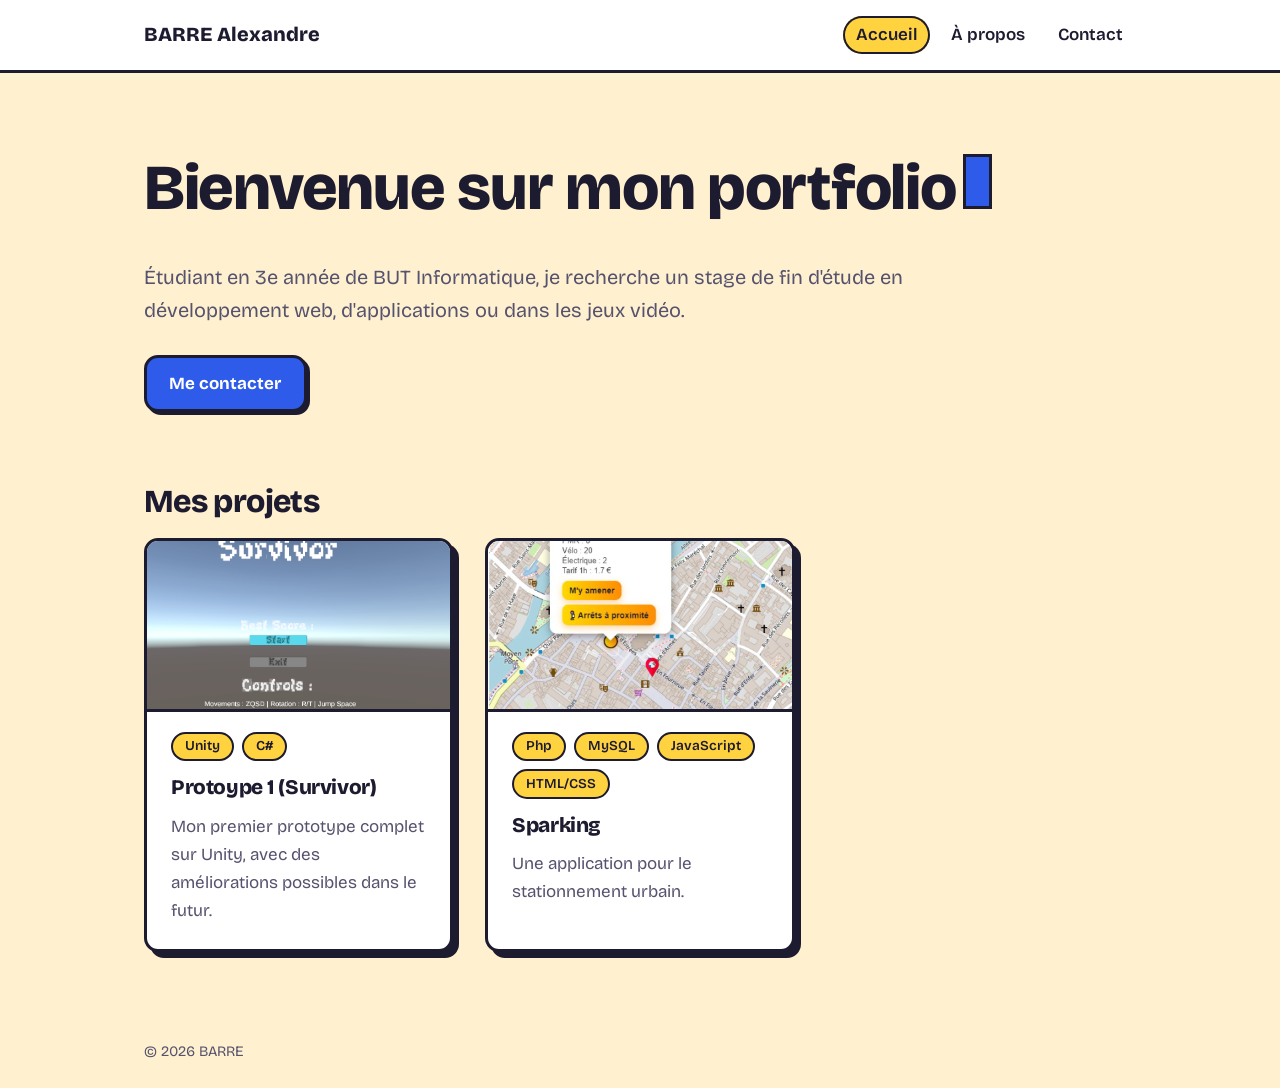
<file: index.html>
<!DOCTYPE html>
<html lang="fr">
<head>
  <meta charset="utf-8">
  <meta name="viewport" content="width=device-width, initial-scale=1">
  <title>BARRE Alexandre - Portfolio</title>
  <meta name="description" content="Portfolio de [Ton Nom], étudiant en BUT Informatique et futur game programmer.">
  <link rel="preconnect" href="https://fonts.googleapis.com">
  <link rel="preconnect" href="https://fonts.gstatic.com" crossorigin>
  <link href="https://fonts.googleapis.com/css2?family=Bricolage+Grotesque:opsz,wght@12..96,400..800&display=swap" rel="stylesheet">
  <link rel="stylesheet" href="assets/css/style.css">
  <script src="assets/js/main.js" defer></script>
</head>
<body>
  <header class="site-header">
    <nav class="container nav" aria-label="Navigation principale">
      <a class="nav__logo" href="index.html">BARRE Alexandre</a>
      <button class="nav__toggle" aria-expanded="false" aria-controls="menu">Menu</button>
      <ul class="nav__list" id="menu">
        <li><a href="index.html" aria-current="page">Accueil</a></li>
        <li><a href="about.html">À propos</a></li>
        <li><a href="contact.html">Contact</a></li>
      </ul>
    </nav>
  </header>
  <main class="container">
    <section class="hero">
      <h1>Bienvenue sur mon portfolio<span class="hero__cursor" aria-hidden="true"></span></h1>
      <p>Étudiant en 3e année de BUT Informatique, je recherche un stage de fin d'étude en développement web, d'applications ou dans les jeux vidéo.</p>
      <div class="actions">
        <a class="btn" href="contact.html">Me contacter</a>
      </div>
    </section>

    <section class="section" id="projets">
      <h2>Mes projets</h2>
      <div class="grid">
        <a class="card" href="projets/projet-1.html">
          <img class="card__img" src="assets/img//Projet1/menu.png" alt="Aperçu de Projet 1">
          <div class="card__body">
            <ul class="tags"><li>Unity</li><li>C#</li></ul>
            <h3>Protoype 1 (Survivor)</h3>
            <p>Mon premier prototype complet sur Unity, avec des améliorations possibles dans le futur.</p>
          </div>
        </a>
        <a class="card" href="projets/projet-2.html">
          <img class="card__img" src="assets/img//Projet2/sparking_Couverture.png" alt="Aperçu de Projet 2">
          <div class="card__body">
            <ul class="tags"><li>Php</li><li>MySQL</li><li>JavaScript</li><li>HTML/CSS</li></ul>
            <h3>Sparking</h3>
            <p>Une application pour le stationnement urbain.</p>
          </div>
        </a>
      </div>
    </section>
  </main>
  <footer class="site-footer container">© 2026 BARRE</footer>
</body>
</html>
</file>
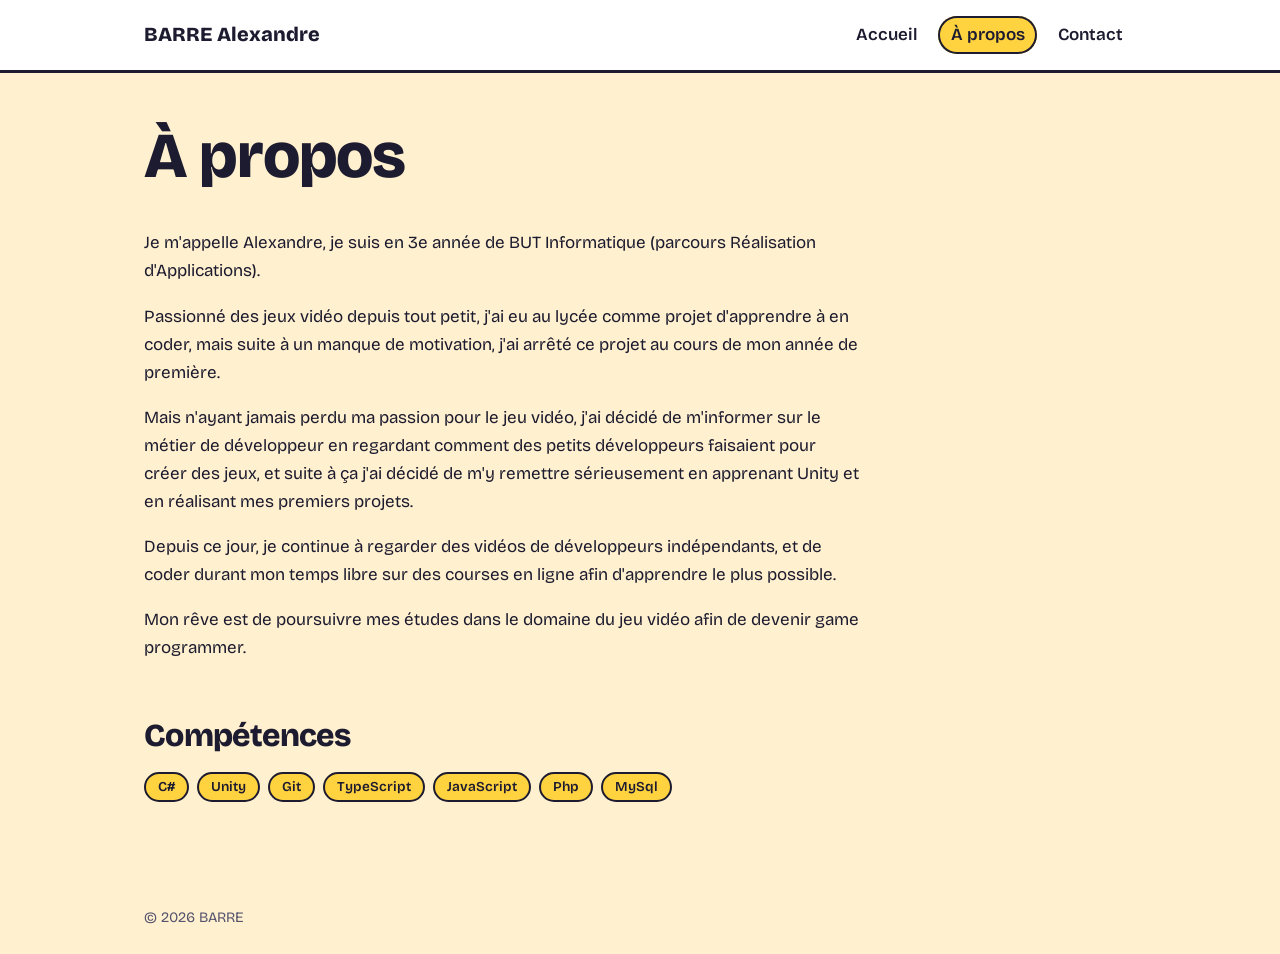
<file: about.html>
<!DOCTYPE html>
<html lang="fr">
<head>
  <meta charset="utf-8">
  <meta name="viewport" content="width=device-width, initial-scale=1">
  <title>À propos</title>
  <meta name="description" content="Portfolio de [Ton Nom], étudiant en BUT Informatique et futur game programmer.">
  <link rel="preconnect" href="https://fonts.googleapis.com">
  <link rel="preconnect" href="https://fonts.gstatic.com" crossorigin>
  <link href="https://fonts.googleapis.com/css2?family=Bricolage+Grotesque:opsz,wght@12..96,400..800&display=swap" rel="stylesheet">
  <link rel="stylesheet" href="assets/css/style.css">
  <script src="assets/js/main.js" defer></script>
</head>
<body>
  <header class="site-header">
    <nav class="container nav" aria-label="Navigation principale">
      <a class="nav__logo" href="index.html">BARRE Alexandre</a>
      <button class="nav__toggle" aria-expanded="false" aria-controls="menu">Menu</button>
      <ul class="nav__list" id="menu">
        <li><a href="index.html">Accueil</a></li>
        <li><a href="about.html" aria-current="page">À propos</a></li>
        <li><a href="contact.html">Contact</a></li>
      </ul>
    </nav>
  </header>
  <main class="container">
    <h1>À propos</h1>
    <p>Je m'appelle Alexandre, je suis en 3e année de BUT Informatique (parcours Réalisation d'Applications).</p>
    <p>Passionné des jeux vidéo depuis tout petit, j'ai eu au lycée comme projet d'apprendre à en coder, mais suite à un manque de motivation, j'ai arrêté ce projet au cours
    de mon année de première.</p>
    <p>Mais n'ayant jamais perdu ma passion pour le jeu vidéo, j'ai décidé de m'informer sur le métier de développeur en regardant comment des petits développeurs
    faisaient pour créer des jeux, et suite à ça j'ai décidé de m'y remettre sérieusement en apprenant Unity et en réalisant mes premiers projets.
    </p>
    <p>Depuis ce jour, je continue à regarder des vidéos de développeurs indépendants, et de coder durant mon temps libre sur des courses en ligne afin d'apprendre le plus possible.</p>
    <p>Mon rêve est de poursuivre mes études dans le domaine du jeu vidéo afin de devenir game programmer.</p>
    <section class="section">
      <h2>Compétences</h2>
      <ul class="tags"><li>C#</li><li>Unity</li><li>Git</li><li>TypeScript</li><li>JavaScript</li><li>Php</li><li>MySql</li></ul>
    </section>
  </main>
  <footer class="site-footer container">© 2026 BARRE</footer>
</body>
</html>
</file>
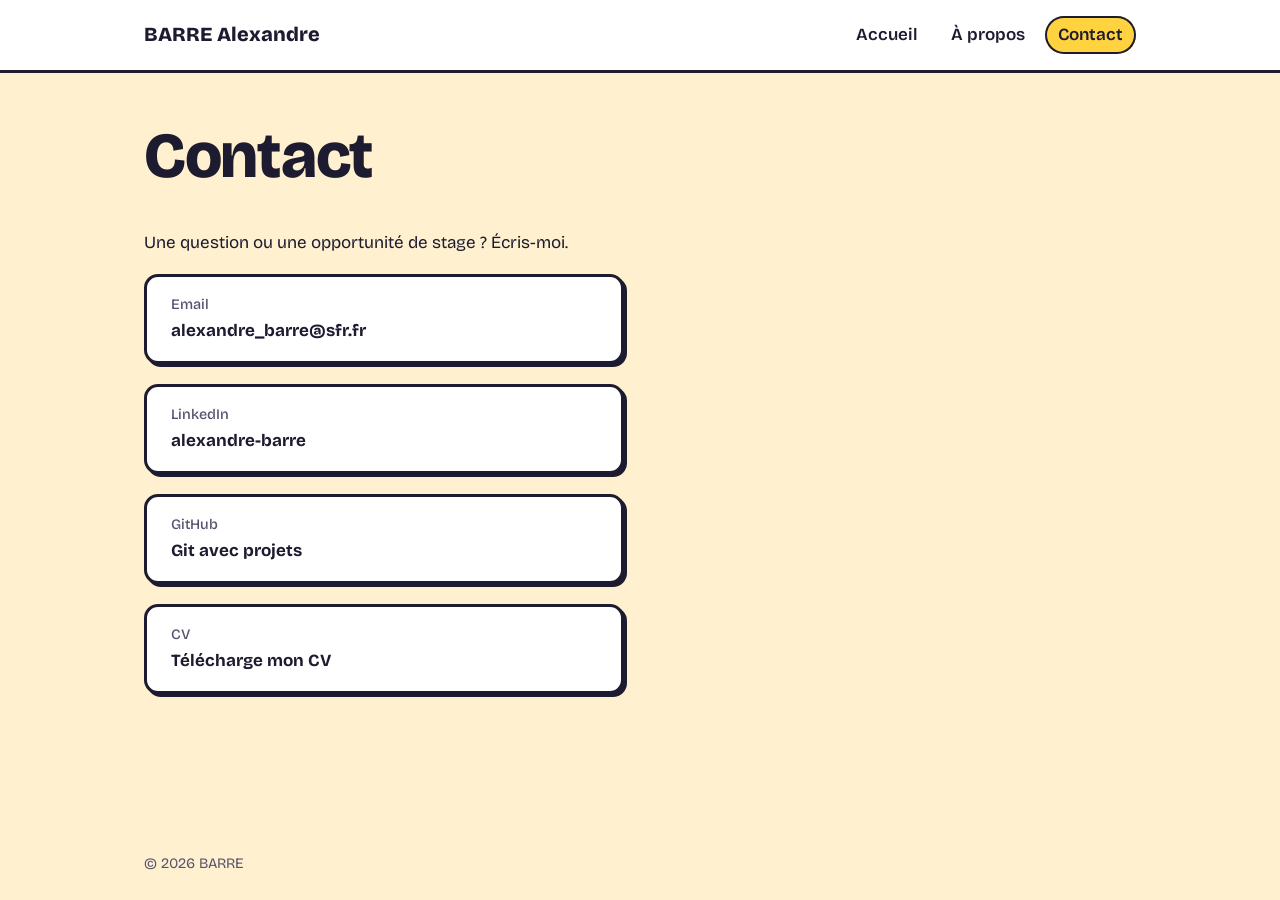
<file: contact.html>
<!DOCTYPE html>
<html lang="fr">
<head>
  <meta charset="utf-8">
  <meta name="viewport" content="width=device-width, initial-scale=1">
  <title>Contact</title>
  <meta name="description" content="Portfolio de [Ton Nom], étudiant en BUT Informatique et futur game programmer.">
  <link rel="preconnect" href="https://fonts.googleapis.com">
  <link rel="preconnect" href="https://fonts.gstatic.com" crossorigin>
  <link href="https://fonts.googleapis.com/css2?family=Bricolage+Grotesque:opsz,wght@12..96,400..800&display=swap" rel="stylesheet">
  <link rel="stylesheet" href="assets/css/style.css">
  <script src="assets/js/main.js" defer></script>
</head>
<body>
  <header class="site-header">
    <nav class="container nav" aria-label="Navigation principale">
      <a class="nav__logo" href="index.html">BARRE Alexandre</a>
      <button class="nav__toggle" aria-expanded="false" aria-controls="menu">Menu</button>
      <ul class="nav__list" id="menu">
        <li><a href="index.html">Accueil</a></li>
        <li><a href="about.html">À propos</a></li>
        <li><a href="contact.html" aria-current="page">Contact</a></li>
      </ul>
    </nav>
  </header>
  <main class="container">
    <h1>Contact</h1>
    <p>Une question ou une opportunité de stage ? Écris-moi.</p>
    <ul class="contact-list">
      <li><a href="mailto:alexandre_barre@sfr.fr"><span>Email</span>alexandre_barre@sfr.fr</a></li>
      <li><a href="https://www.linkedin.com/in/alexandre-barre-513876370/" target="_blank" rel="noopener"><span>LinkedIn</span>alexandre-barre</a></li>
      <li><a href="https://github.com/BARRE-Alexandre" target="_blank" rel="noopener"><span>GitHub</span>Git avec projets</a></li>
      <li><a href="assets/cv/Alexandre_BARRE_CV.pdf" target="_blank" rel="noopener"><span>CV</span>Télécharge mon CV</a></li>
    </ul>
  </main>
  <footer class="site-footer container">© 2026 BARRE</footer>
</body>
</html>
</file>
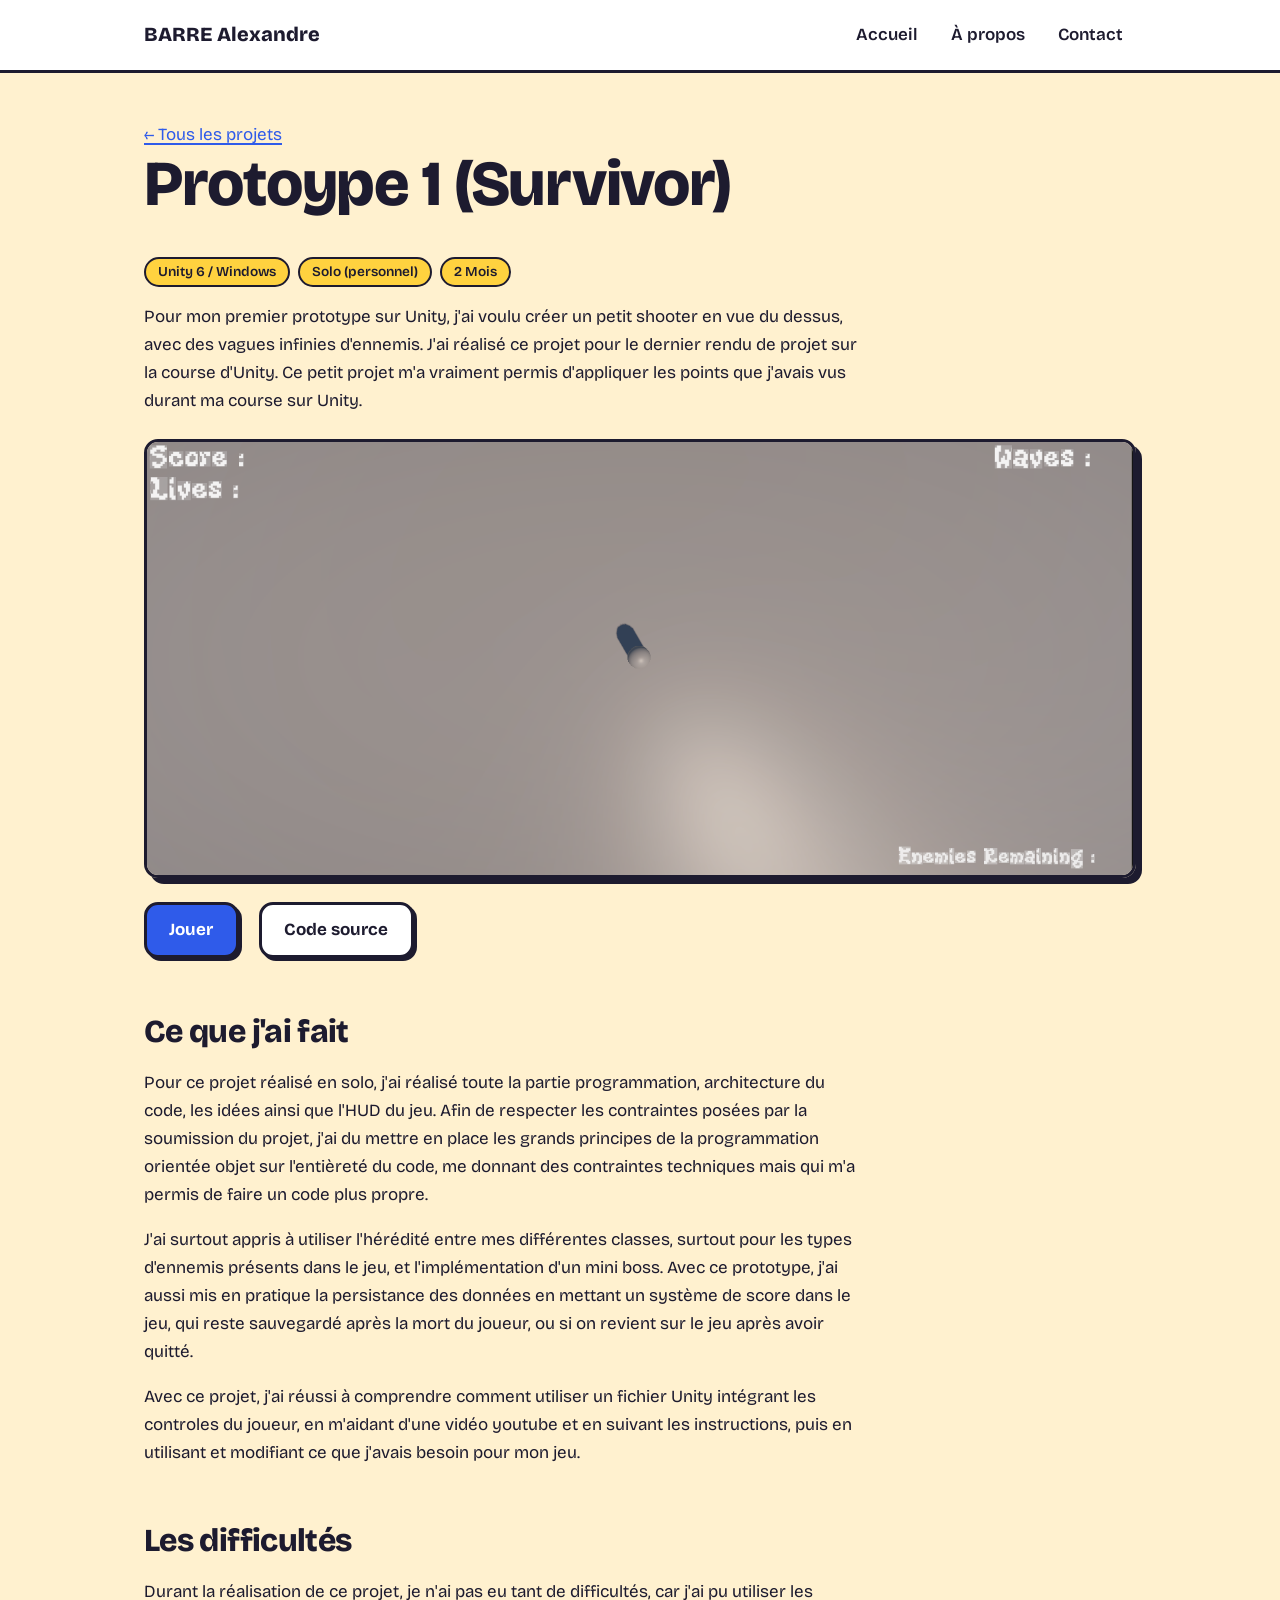
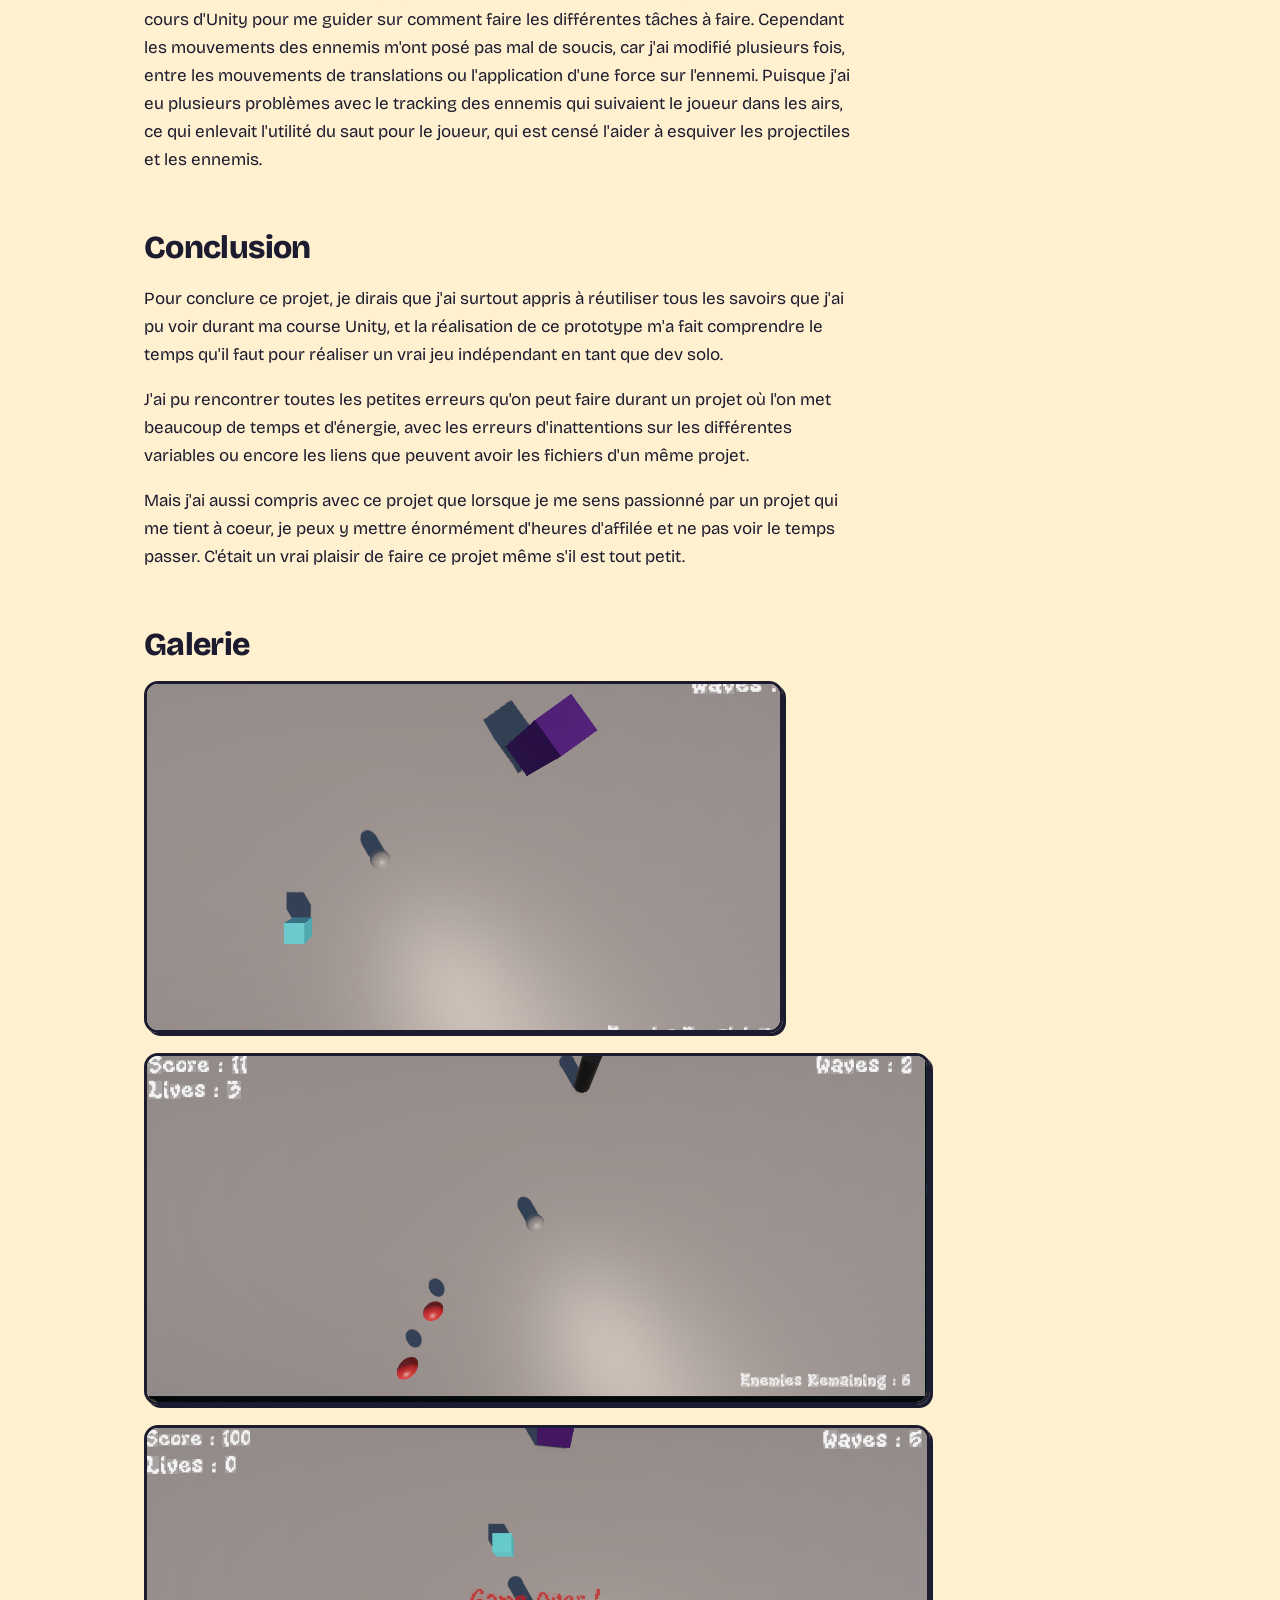
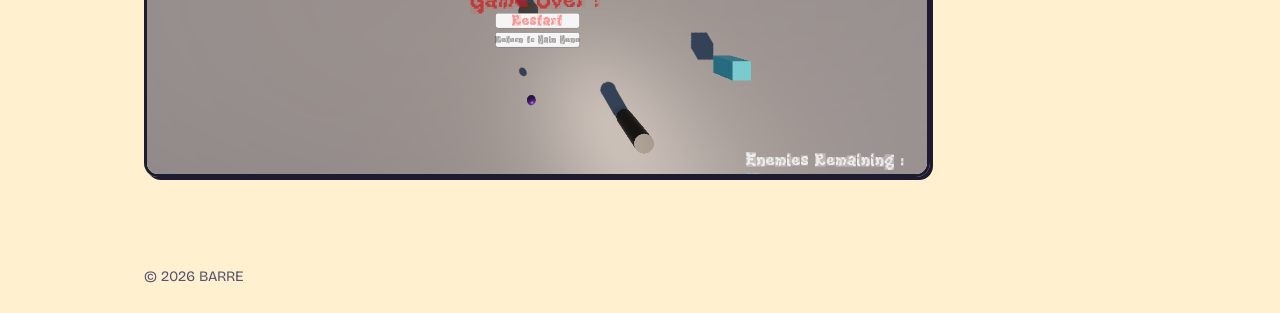
<file: projets/projet-1.html>
<!DOCTYPE html>
<html lang="fr">
<head>
  <meta charset="utf-8">
  <meta name="viewport" content="width=device-width, initial-scale=1">
  <title>Projet 1</title>
  <meta name="description" content="Portfolio de [Ton Nom], étudiant en BUT Informatique et futur game programmer.">
  <link rel="preconnect" href="https://fonts.googleapis.com">
  <link rel="preconnect" href="https://fonts.gstatic.com" crossorigin>
  <link href="https://fonts.googleapis.com/css2?family=Bricolage+Grotesque:opsz,wght@12..96,400..800&display=swap" rel="stylesheet">
  <link rel="stylesheet" href="../assets/css/style.css">
  <script src="../assets/js/main.js" defer></script>
</head>
<body>
  <header class="site-header">
    <nav class="container nav" aria-label="Navigation principale">
      <a class="nav__logo" href="../index.html">BARRE Alexandre</a>
      <button class="nav__toggle" aria-expanded="false" aria-controls="menu">Menu</button>
      <ul class="nav__list" id="menu">
        <li><a href="../index.html">Accueil</a></li>
        <li><a href="../about.html">À propos</a></li>
        <li><a href="../contact.html">Contact</a></li>
      </ul>
    </nav>
  </header>
  <main class="container">
    <a class="back" href="../index.html">← Tous les projets</a>
    <article class="project">
      <h1>Protoype 1 (Survivor)</h1>
      <ul class="tags"><li>Unity 6 / Windows</li><li>Solo (personnel)</li><li>2 Mois</li></ul>
      <p>Pour mon premier prototype sur Unity, j'ai voulu créer un petit shooter en vue du dessus, avec des vagues infinies d'ennemis. J'ai réalisé ce projet pour le dernier
        rendu de projet sur la course d'Unity. Ce petit projet m'a vraiment permis d'appliquer les points que j'avais vus durant ma course sur Unity.
      </p>
      <img class="project__cover" src="../assets/img/Projet1/main_game.png" alt="Capture d'écran principale du projet">
      <div class="project__links">
        <a class="btn" href="https://play.unity.com/en/games/ce0013aa-6812-45ac-96b1-643f454921d8/survivor" target="_blank">Jouer</a>
        <a class="btn btn--ghost" href="https://github.com/BARRE-Alexandre/Prototype-Survivors" target="_blank">Code source</a>
      </div>
      <section class="section"><h2>Ce que j'ai fait</h2>
        <p>Pour ce projet réalisé en solo, j'ai réalisé toute la partie programmation, architecture du code, les idées ainsi que l'HUD du jeu.
          Afin de respecter les contraintes posées par la soumission du projet, j'ai du mettre en place les grands principes de la programmation orientée objet
          sur l'entièreté du code, me donnant des contraintes techniques mais qui m'a permis de faire un code plus propre. 
        </p>
        <p>J'ai surtout appris à utiliser l'hérédité entre
          mes différentes classes, surtout pour les types d'ennemis présents dans le jeu, et l'implémentation d'un mini boss. Avec ce prototype, j'ai aussi mis en pratique
          la persistance des données en mettant un système de score dans le jeu, qui reste sauvegardé après la mort du joueur, ou si on revient sur le jeu après avoir quitté.
        </p>
        <p>Avec ce projet, j'ai réussi à comprendre comment utiliser un fichier Unity intégrant les controles du joueur, en m'aidant d'une vidéo youtube et en suivant
          les instructions, puis en utilisant et modifiant ce que j'avais besoin pour mon jeu.
        </p>
        </section>
      <section class="section"><h2>Les difficultés</h2>
        <p>Durant la réalisation de ce projet, je n'ai pas eu tant de difficultés, car j'ai pu utiliser les cours d'Unity pour me guider sur comment faire les différentes
          tâches à faire. Cependant les mouvements des ennemis m'ont posé pas mal de soucis, car j'ai modifié plusieurs fois, entre les mouvements de translations ou
          l'application d'une force sur l'ennemi. Puisque j'ai eu plusieurs problèmes avec le tracking des ennemis qui suivaient le joueur dans les airs, ce qui 
          enlevait l'utilité du saut pour le joueur, qui est censé l'aider à esquiver les projectiles et les ennemis.</p></section>
      <section class="section"><h2>Conclusion</h2>
        <p>Pour conclure ce projet, je dirais que j'ai surtout appris à réutiliser tous les savoirs que j'ai pu voir durant ma course Unity, et la réalisation
          de ce prototype m'a fait comprendre le temps qu'il faut pour réaliser un vrai jeu indépendant en tant que dev solo. 
        </p>
        <p>J'ai pu rencontrer toutes les petites erreurs qu'on peut faire durant un projet où l'on met beaucoup de temps et d'énergie, 
        avec les erreurs d'inattentions sur les différentes variables ou encore les liens que peuvent avoir les fichiers d'un même projet.
        </p>
       <p>Mais j'ai aussi compris avec ce projet que lorsque je me sens passionné par un projet qui me tient à coeur, je peux y mettre énormément d'heures
        d'affilée et ne pas voir le temps passer. C'était un vrai plaisir de faire ce projet même s'il est tout petit.</p></section>
      <section class="section"><h2>Galerie</h2>
        <div class="gallery">
          <img src="../assets/img/Projet1/boss.png" alt="Boss">
          <img src="../assets/img/Projet1/ennemis.png" alt="Ennemis">
          <img src="../assets/img/Projet1/game_Over.png" alt="Game Over">
        </div>
      </section>
    </article>
  </main>
  <footer class="site-footer container">© 2026 BARRE</footer>
</body>
</html>
</file>
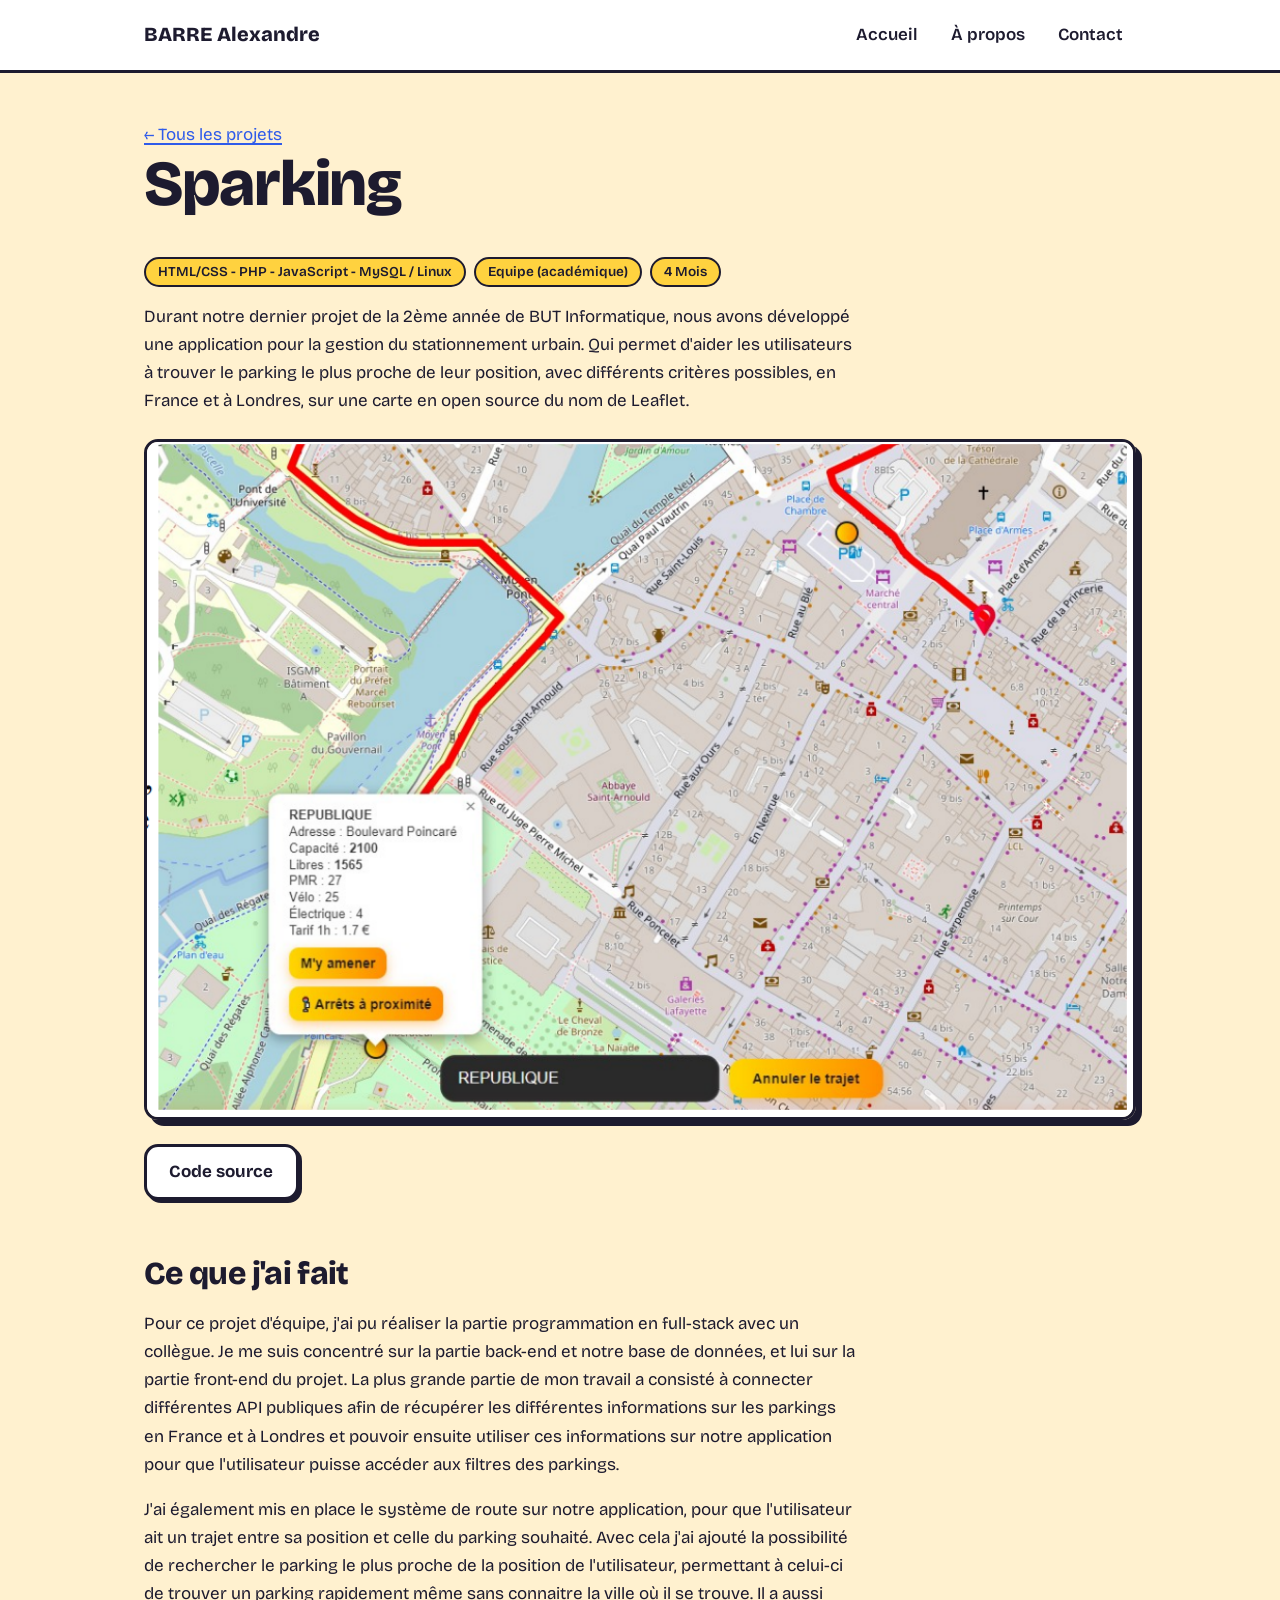
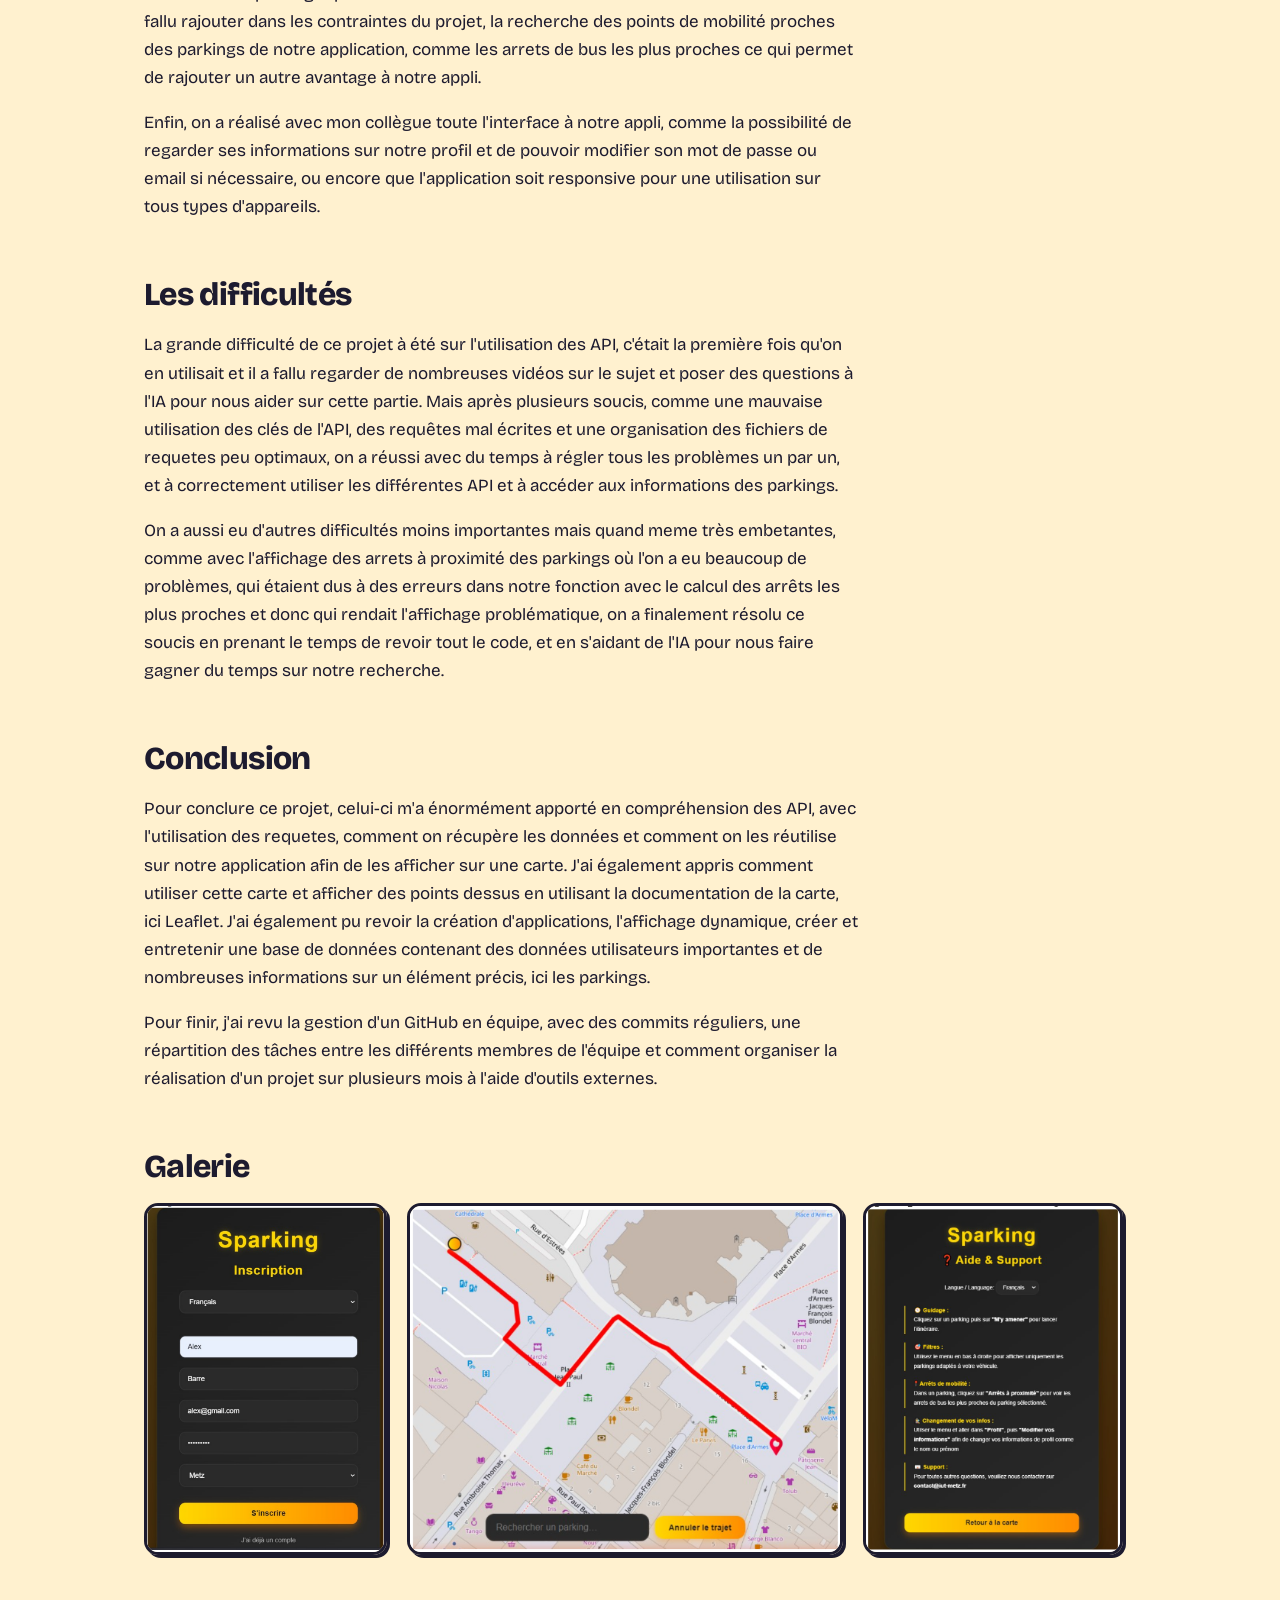
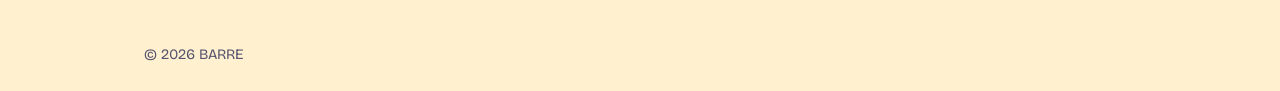
<file: projets/projet-2.html>
<!DOCTYPE html>
<html lang="fr">
<head>
  <meta charset="utf-8">
  <meta name="viewport" content="width=device-width, initial-scale=1">
  <title>Projet 2</title>
  <meta name="description" content="Portfolio de [Ton Nom], étudiant en BUT Informatique et futur game programmer.">
  <link rel="preconnect" href="https://fonts.googleapis.com">
  <link rel="preconnect" href="https://fonts.gstatic.com" crossorigin>
  <link href="https://fonts.googleapis.com/css2?family=Bricolage+Grotesque:opsz,wght@12..96,400..800&display=swap" rel="stylesheet">
  <link rel="stylesheet" href="../assets/css/style.css">
  <script src="../assets/js/main.js" defer></script>
</head>
<body>
  <header class="site-header">
    <nav class="container nav" aria-label="Navigation principale">
      <a class="nav__logo" href="../index.html">BARRE Alexandre</a>
      <button class="nav__toggle" aria-expanded="false" aria-controls="menu">Menu</button>
      <ul class="nav__list" id="menu">
        <li><a href="../index.html">Accueil</a></li>
        <li><a href="../about.html">À propos</a></li>
        <li><a href="../contact.html">Contact</a></li>
      </ul>
    </nav>
  </header>
  <main class="container">
    <a class="back" href="../index.html">← Tous les projets</a>
    <article class="project">
      <h1>Sparking</h1>
      <ul class="tags"><li>HTML/CSS - PHP - JavaScript - MySQL / Linux</li><li>Equipe (académique)</li><li>4 Mois</li></ul>
      <p>Durant notre dernier projet de la 2ème année de BUT Informatique, nous avons développé une application
      pour la gestion du stationnement urbain. Qui permet d'aider les utilisateurs à trouver le parking le plus proche
      de leur position, avec différents critères possibles, en France et à Londres, sur une carte en open source du nom de Leaflet.</p>
      <img class="project__cover" src="../assets/img/Projet2/image_principale.png" alt="Capture d'écran principale du projet">
      <div class="project__links">
        <a class="btn btn--ghost" href="https://github.com/BARRE-Alexandre/GestionDeParkings" target="_blank">Code source</a>
      </div>
      <section class="section"><h2>Ce que j'ai fait</h2>
        <p>Pour ce projet d'équipe, j'ai pu réaliser la partie programmation en full-stack avec un collègue. Je me suis concentré
          sur la partie back-end et notre base de données, et lui sur la partie front-end du projet. La plus grande partie de mon travail
          a consisté à connecter différentes API publiques afin de récupérer les différentes informations sur les parkings en France et à Londres
          et pouvoir ensuite utiliser ces informations sur notre application pour que l'utilisateur puisse accéder aux filtres des parkings.
        </p>
        <p>J'ai également mis en place le système de route sur notre application, pour que l'utilisateur ait un trajet entre sa position
          et celle du parking souhaité. Avec cela j'ai ajouté la possibilité de rechercher le parking le plus proche de la position
          de l'utilisateur, permettant à celui-ci de trouver un parking rapidement même sans connaitre la ville où il se trouve.
          Il a aussi fallu rajouter dans les contraintes du projet, la recherche des points de mobilité proches des parkings de notre 
          application, comme les arrets de bus les plus proches ce qui permet de rajouter un autre avantage à notre appli.
        </p>
        <p>Enfin, on a réalisé avec mon collègue toute l'interface à notre appli, comme la possibilité de regarder ses informations sur notre
          profil et de pouvoir modifier son mot de passe ou email si nécessaire, ou encore que l'application soit responsive pour une utilisation
          sur tous types d'appareils.
        </p>
        </section>
      <section class="section"><h2>Les difficultés</h2>
        <p>La grande difficulté de ce projet à été sur l'utilisation des API, c'était la première fois qu'on en utilisait
        et il a fallu regarder de nombreuses vidéos sur le sujet et poser des questions à l'IA pour nous aider sur cette partie.
        Mais après plusieurs soucis, comme une mauvaise utilisation des clés de l'API, des requêtes mal écrites et une organisation des
        fichiers de requetes peu optimaux, on a réussi avec du temps à régler tous les problèmes un par un, et à correctement utiliser
        les différentes API et à accéder aux informations des parkings.</p>
        <p>On a aussi eu d'autres difficultés moins importantes mais quand meme très embetantes, comme avec l'affichage des arrets à proximité
        des parkings où l'on a eu beaucoup de problèmes, qui étaient dus à des erreurs dans notre fonction avec le calcul des arrêts 
        les plus proches et donc qui rendait l'affichage problématique, on a finalement résolu ce soucis en prenant le temps de revoir
        tout le code, et en s'aidant de l'IA pour nous faire gagner du temps sur notre recherche.
        </p></section>
      <section class="section"><h2>Conclusion</h2>
        <p>Pour conclure ce projet, celui-ci m'a énormément apporté en compréhension des API, avec l'utilisation des requetes, comment on
          récupère les données et comment on les réutilise sur notre application afin de les afficher sur une carte. J'ai également appris
          comment utiliser cette carte et afficher des points dessus en utilisant la documentation de la carte, ici Leaflet.
          J'ai également pu revoir la création d'applications, l'affichage dynamique, créer et entretenir une base de données contenant
          des données utilisateurs importantes et de nombreuses informations sur un élément précis, ici les parkings.
        </p>
        <p>Pour finir, j'ai revu la gestion d'un GitHub en équipe, avec des commits réguliers, une répartition des tâches entre les différents membres
          de l'équipe et comment organiser la réalisation d'un projet sur plusieurs mois à l'aide d'outils externes.
        </p> 
        </section>
      <section class="section"><h2>Galerie</h2>
        <div class="gallery">
          <img src="../assets/img/Projet2/inscription.png" alt="Inscription">
          <img src="../assets/img/Projet2/trajet.png" alt="Trajet">
          <img src="../assets/img/Projet2/support.png" alt="Page Support">
        </div>
      </section>
    </article>
  </main>
  <footer class="site-footer container">© 2026 BARRE</footer>
</body>
</html>
</file>
<file: assets/css/style.css>
/* 1. Variables ----------------------------------------------------------- */
:root {
  --bg: #fff1cf;        /* crème */
  --surface: #ffffff;
  --ink: #1d1b2f;       /* texte, bordures, ombres */
  --ink-muted: #56536e;
  --primary: #2f5bea;   /* bleu : boutons, liens */
  --yellow: #ffd23f;    /* surlignage, tags */
  --font: "Bricolage Grotesque", system-ui, sans-serif;
  --border: 3px solid var(--ink);
  --radius: 14px;
  --shadow: 6px 6px 0 var(--ink);
  --shadow-small: 3px 3px 0 var(--ink);
}

/* 2. Base ---------------------------------------------------------------- */
*, *::before, *::after { box-sizing: border-box; }
html { scroll-behavior: smooth; }
body {
  margin: 0; min-height: 100vh; display: flex; flex-direction: column;
  background: var(--bg); color: var(--ink);
  font: 1.0625rem/1.65 var(--font);
}
h1, h2, h3 { line-height: 1.1; letter-spacing: -0.02em; margin: 0 0 .6em; font-weight: 800; }
h1 { font-size: clamp(2.3rem, 6.5vw, 4rem); }
h2 { font-size: clamp(1.5rem, 3.5vw, 2rem); }
h3 { font-size: 1.3rem; }
p { margin: 0 0 1em; max-width: 65ch; }
a { color: var(--primary); text-underline-offset: 3px; text-decoration-thickness: 2px; }
a:hover { color: var(--primary); }
img { max-width: 100%; display: block; }
:focus-visible { outline: 3px solid var(--primary); outline-offset: 3px; }

/* 3. Layout -------------------------------------------------------------- */
.container { width: min(100% - 2.5rem, 62rem); margin-inline: auto; }
main { flex: 1; padding-block: 3rem 4rem; }
.section { margin-top: 3.5rem; }
.site-footer { padding-block: 1.5rem; color: var(--ink-muted); font-size: .9rem; }

/* 4. Navigation ---------------------------------------------------------- */
.site-header { border-bottom: var(--border); background: var(--surface); position: sticky; top: 0; z-index: 10; }
.nav { display: flex; align-items: center; justify-content: space-between; padding-block: 1rem; }
.nav__logo { font-weight: 800; font-size: 1.25rem; color: var(--ink); text-decoration: none; }
.nav__list { display: flex; gap: .5rem; list-style: none; margin: 0; padding: 0; }
.nav__list a { display: block; padding: .3rem .8rem; color: var(--ink); text-decoration: none; font-weight: 600; border-radius: 999px; }
.nav__list a:hover { background: var(--bg); }
.nav__list a[aria-current="page"] { background: var(--yellow); box-shadow: inset 0 0 0 2px var(--ink); }
.nav__toggle { display: none; background: var(--yellow); border: var(--border); border-radius: var(--radius); color: var(--ink); font: inherit; font-weight: 700; cursor: pointer; padding: .3rem .9rem; }

/* 5. Composants ---------------------------------------------------------- */
.hero { padding-block: 2rem 1rem; }
.hero__cursor { display: inline-block; width: .45em; height: .85em; background: var(--primary); margin-left: .12em; border: 3px solid var(--ink); animation: blink 1.1s steps(1) infinite; }
@keyframes blink { 50% { opacity: 0; } }
.hero p { font-size: 1.25rem; color: var(--ink-muted); }

.btn { display: inline-block; padding: .7rem 1.4rem; background: var(--primary); color: #fff; font-weight: 700; text-decoration: none; border: var(--border); border-radius: var(--radius); box-shadow: var(--shadow-small); transition: transform .1s, box-shadow .1s; }
.btn:hover { background: var(--primary); color: #fff; transform: translate(-2px, -2px); box-shadow: 5px 5px 0 var(--ink); }
.btn:active { transform: translate(3px, 3px); box-shadow: 0 0 0 var(--ink); }
.btn--ghost { background: var(--surface); color: var(--ink); }
.btn--ghost:hover { background: var(--surface); color: var(--ink); }
.actions { display: flex; flex-wrap: wrap; gap: 1.25rem; margin-top: 1.75rem; }

.grid { display: grid; gap: 2rem; grid-template-columns: repeat(auto-fill, minmax(min(100%, 19rem), 1fr)); }
.card { display: flex; flex-direction: column; background: var(--surface); color: var(--ink); text-decoration: none; border: var(--border); border-radius: var(--radius); box-shadow: var(--shadow); overflow: hidden; transition: transform .1s, box-shadow .1s; }
.card:hover { color: var(--ink); transform: translate(-3px, -3px); box-shadow: 9px 9px 0 var(--ink); }
.card__img { aspect-ratio: 16 / 9; width: 100%; object-fit: cover; border-bottom: var(--border); }
.card__body { padding: 1.25rem 1.5rem 1.5rem; }
.card__body p { color: var(--ink-muted); margin: 0; }
.tags { display: flex; flex-wrap: wrap; gap: .5rem; list-style: none; padding: 0; margin: 0 0 1rem; }
.tags li { background: var(--yellow); color: var(--ink); padding: .1rem .75rem; font-size: .85rem; font-weight: 600; border: 2px solid var(--ink); border-radius: 999px; }

.contact-list { list-style: none; padding: 0; display: grid; gap: 1.25rem; max-width: 30rem; }
.contact-list a { display: block; padding: 1rem 1.5rem; background: var(--surface); color: var(--ink); font-weight: 700; text-decoration: none; border: var(--border); border-radius: var(--radius); box-shadow: var(--shadow-small); transition: transform .1s, box-shadow .1s; }
.contact-list a:hover { transform: translate(-2px, -2px); box-shadow: 5px 5px 0 var(--ink); }
.contact-list span { display: block; color: var(--ink-muted); font-size: .9rem; font-weight: 500; }

/* 6. Pages projet -------------------------------------------------------- */
.project__cover { width: 100%; height: auto; margin-block: 1.5rem; border: var(--border); border-radius: var(--radius); box-shadow: var(--shadow); }
.project__links { display: flex; flex-wrap: wrap; gap: 1.25rem; }
.gallery { display: flex; flex-wrap: wrap; align-items: flex-start; gap: 1.25rem; }
.gallery img { height: 22rem; width: auto; max-width: 100%; border: var(--border); border-radius: var(--radius); box-shadow: var(--shadow-small); }
.back:hover { text-decoration: underline; }

/* 7. Responsive ---------------------------------------------------------- */
@media (max-width: 640px) {
  :root { --shadow: 4px 4px 0 var(--ink); }
  .nav__toggle { display: block; }
  .nav__list { display: none; position: absolute; top: 100%; left: 0; right: 0; flex-direction: column; background: var(--surface); border-bottom: var(--border); padding: .5rem 1.25rem 1rem; }
  .nav__list.is-open { display: flex; }
  main { padding-block: 2rem 3rem; }
}
@media (prefers-reduced-motion: reduce) {
  html { scroll-behavior: auto; }
  .hero__cursor { animation: none; }
  .btn, .card, .contact-list a { transition: none; }
}
</file>
